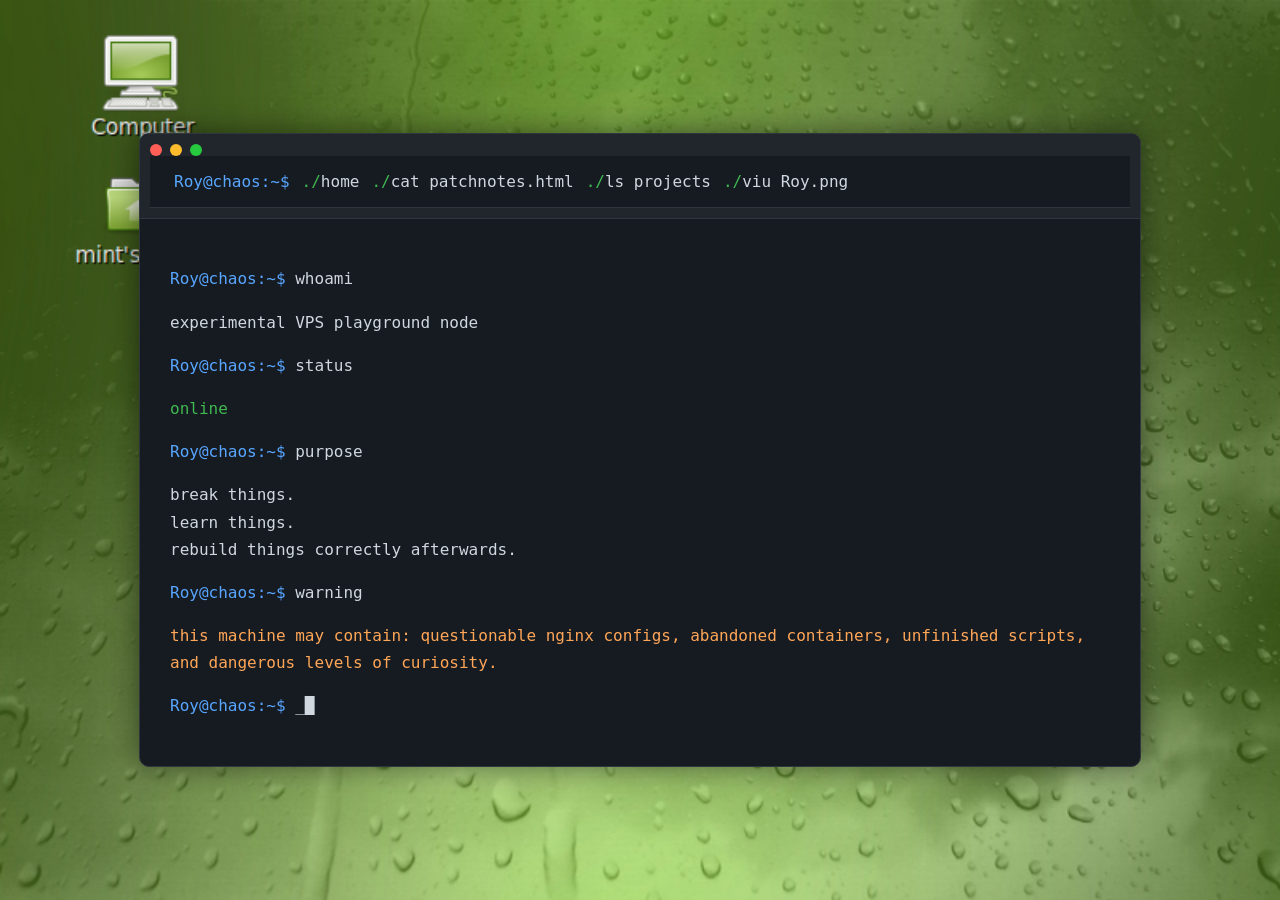
<file: index.html>
<!doctype html>
<html lang="en">
  <head>
    <meta charset="UTF-8" />
    <meta name="viewport" content="width=device-width, initial-scale=1.0" />

    <title>chaos :: playground node</title>
    <link rel="stylesheet" href="style.css" />
  </head>

  <body>
    <div class="terminal">
      <div class="topbar">
        <div class="dots">
          <div class="dot red"></div>
          <div class="dot yellow"></div>
          <div class="dot green"></div>
        </div>
        <nav class="terminal-nav" aria-label="Site navigation">
          <span class="prompt">Roy@chaos:~$</span>
          <a href="/">home</a>
          <a href="patchnotes.html">cat patchnotes.html</a>
          <a href="/projects/">ls projects</a>
          <a href="/assets/hero.png">viu Roy.png</a>
        </nav>
      </div>

      <div class="content">
        <p><span class="prompt">Roy@chaos:~$</span> whoami</p>
        <p>experimental VPS playground node</p>

        <p><span class="prompt">Roy@chaos:~$</span> status</p>
        <p class="good">online</p>

        <p><span class="prompt">Roy@chaos:~$</span> purpose</p>
        <p>
          break things.<br />
          learn things.<br />
          rebuild things correctly afterwards.
        </p>

        <p><span class="prompt">Roy@chaos:~$</span> warning</p>
        <p class="warning">
          this machine may contain: questionable nginx configs, abandoned containers, unfinished scripts, and dangerous levels of curiosity.
        </p>

        <p><span class="prompt">Roy@chaos:~$</span> _<span class="cursor">█</span></p>
      </div>
    </div>
  </body>
</html>
</file>
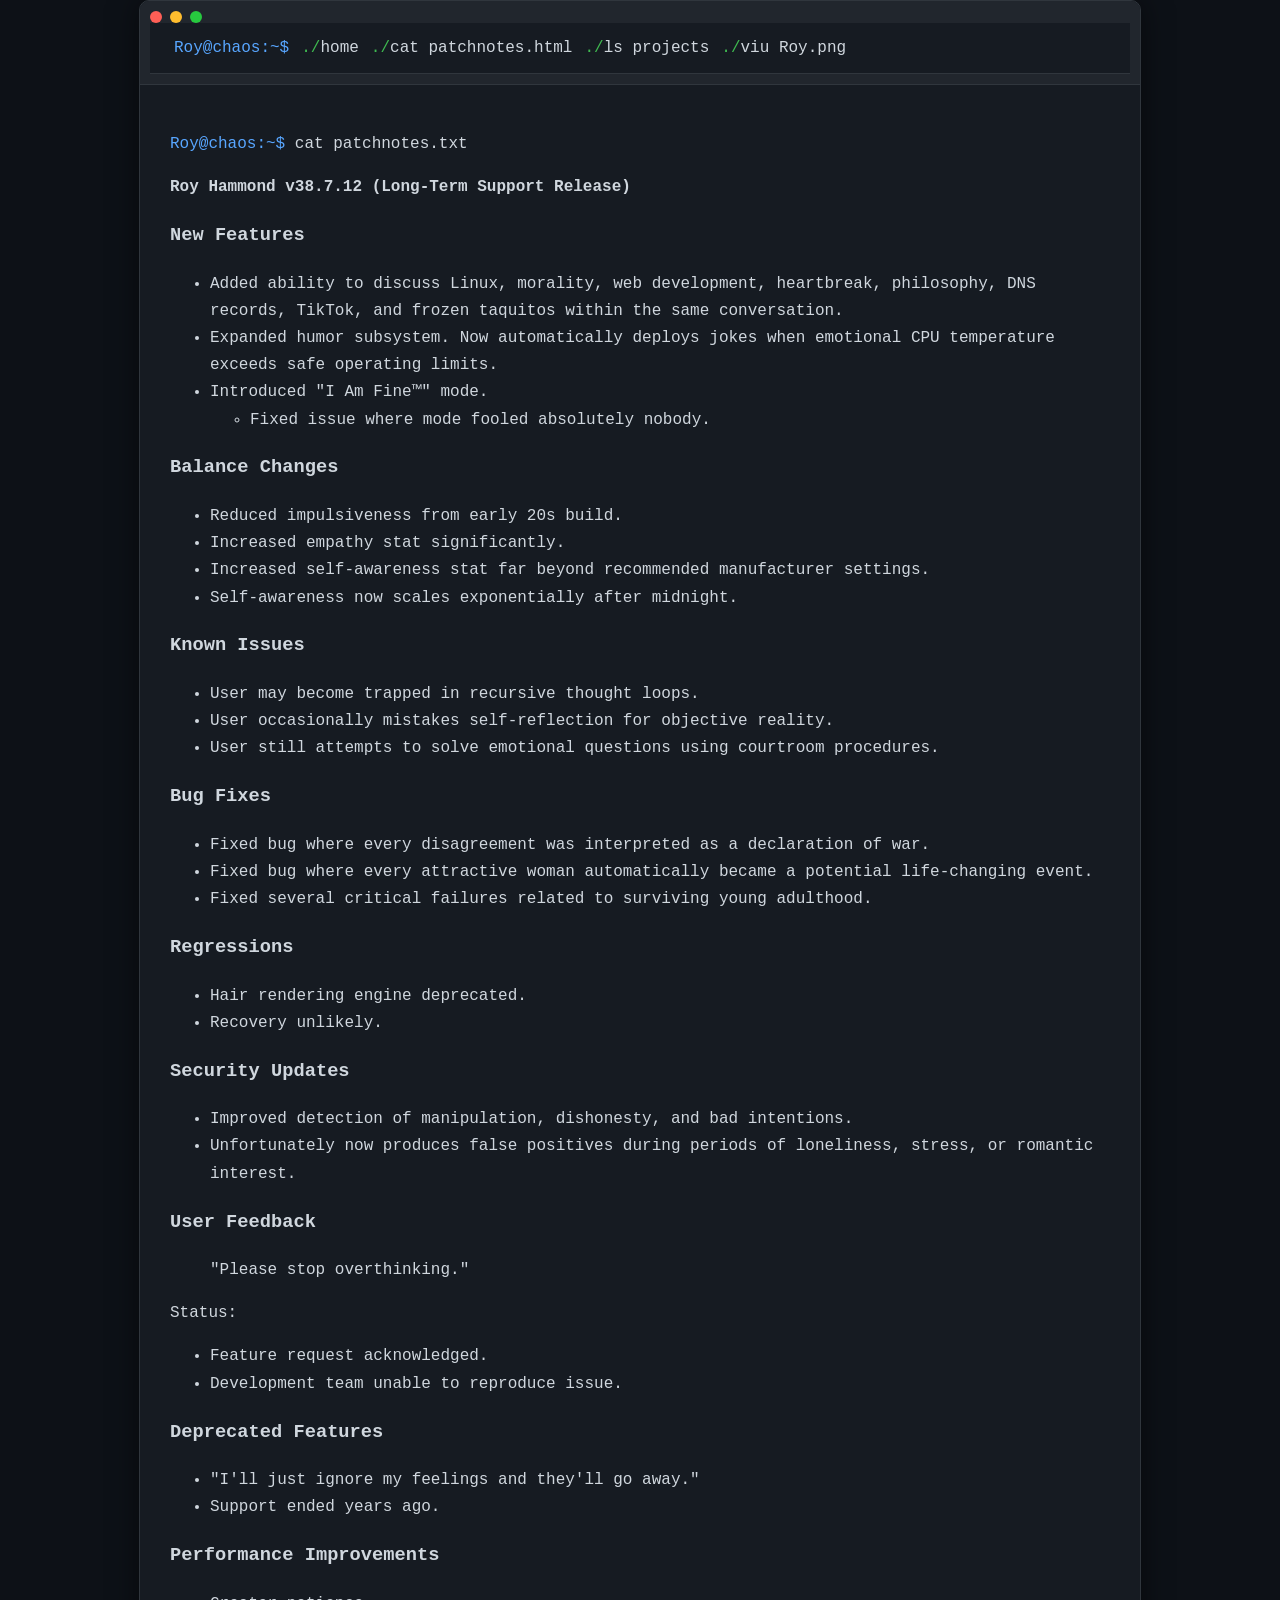
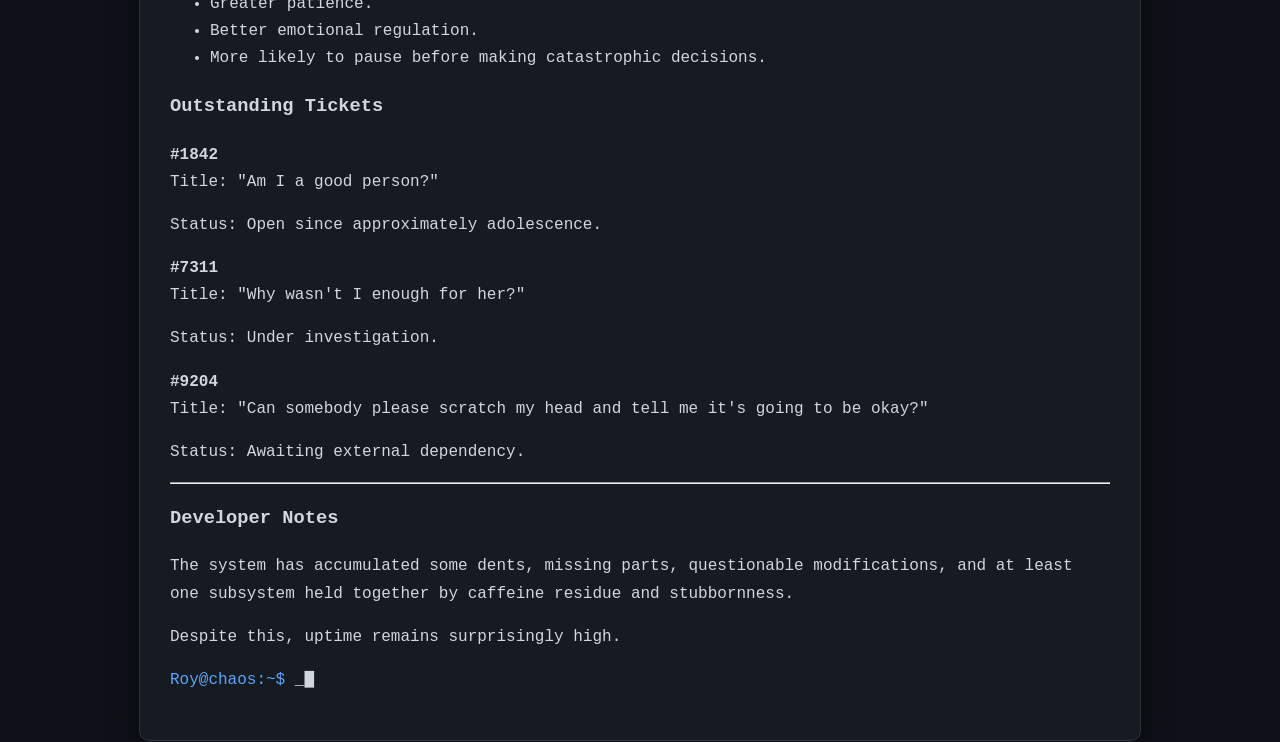
<file: patchnotes.html>
<!doctype html>
<html lang="en">
  <head>
    <meta charset="UTF-8" />
    <meta name="viewport" content="width=device-width, initial-scale=1.0" />
    <meta name="description" content="" />
    <meta name="author" content="" />

    <title></title>

    <link rel="stylesheet" href="style.css" />
  </head>
  <body class="body2">
    <div class="terminal">
      <div class="topbar">
        <div class="dots">
          <div class="dot red"></div>
          <div class="dot yellow"></div>
          <div class="dot green"></div>
        </div>
        <nav class="terminal-nav" aria-label="Site navigation">
          <span class="prompt">Roy@chaos:~$</span>
          <a href="/">home</a>
          <a href="patchnotes.html">cat patchnotes.html</a>
          <a href="/projects/">ls projects</a>
          <a href="/assets/hero.png">viu Roy.png</a>
        </nav>
      </div>

      <div class="content">
        <p><span class="prompt">Roy@chaos:~$</span> cat patchnotes.txt</p>
        <p data-start="0" data-end="52"><strong data-start="0" data-end="52">Roy Hammond v38.7.12 (Long-Term Support Release)</strong></p>
        <h3 data-section-id="122b9lp" data-start="54" data-end="70">New Features</h3>
        <ul data-start="71" data-end="433">
          <li data-section-id="rduxk6" data-start="71" data-end="226">
            Added ability to discuss Linux, morality, web development, heartbreak, philosophy, DNS records, TikTok, and frozen taquitos within the
            same conversation.
          </li>
          <li data-section-id="ay2evv" data-start="227" data-end="348">
            Expanded humor subsystem. Now automatically deploys jokes when emotional CPU temperature exceeds safe operating limits.
          </li>
          <li data-section-id="16xnmmj" data-start="349" data-end="433">
            Introduced "I Am Fine™" mode.
            <ul data-start="383" data-end="433">
              <li data-section-id="i67y9r" data-start="383" data-end="433">Fixed issue where mode fooled absolutely nobody.</li>
            </ul>
          </li>
        </ul>
        <h3 data-section-id="gcwtmd" data-start="435" data-end="454">Balance Changes</h3>
        <ul data-start="455" data-end="676">
          <li data-section-id="y91ce7" data-start="455" data-end="500">Reduced impulsiveness from early 20s build.</li>
          <li data-section-id="35yv00" data-start="501" data-end="540">Increased empathy stat significantly.</li>
          <li data-section-id="1cykspz" data-start="541" data-end="618">
            Increased self-awareness stat far beyond recommended manufacturer settings.
          </li>
          <li data-section-id="sl8b0b" data-start="619" data-end="676">Self-awareness now scales exponentially after midnight.</li>
        </ul>
        <h3 data-section-id="ujaptr" data-start="678" data-end="694">Known Issues</h3>
        <ul data-start="695" data-end="895">
          <li data-section-id="bfdll4" data-start="695" data-end="748">User may become trapped in recursive thought loops.</li>
          <li data-section-id="9e0nkp" data-start="749" data-end="816">User occasionally mistakes self-reflection for objective reality.</li>
          <li data-section-id="29ew5o" data-start="817" data-end="895">
            User still attempts to solve emotional questions using courtroom procedures.
          </li>
        </ul>
        <h3 data-section-id="1egat7b" data-start="897" data-end="910">Bug Fixes</h3>
        <ul data-start="911" data-end="1155">
          <li data-section-id="uba2hx" data-start="911" data-end="988">
            Fixed bug where every disagreement was interpreted as a declaration of war.
          </li>
          <li data-section-id="1gu6094" data-start="989" data-end="1083">
            Fixed bug where every attractive woman automatically became a potential life-changing event.
          </li>
          <li data-section-id="oqsz2t" data-start="1084" data-end="1155">Fixed several critical failures related to surviving young adulthood.</li>
        </ul>
        <h3 data-section-id="1dmcr3u" data-start="1157" data-end="1172">Regressions</h3>
        <ul data-start="1173" data-end="1229">
          <li data-section-id="1yc92n5" data-start="1173" data-end="1208">Hair rendering engine deprecated.</li>
          <li data-section-id="1uybxz4" data-start="1209" data-end="1229">Recovery unlikely.</li>
        </ul>
        <h3 data-section-id="scksya" data-start="1231" data-end="1251">Security Updates</h3>
        <ul data-start="1252" data-end="1426">
          <li data-section-id="xkbcmu" data-start="1252" data-end="1321">Improved detection of manipulation, dishonesty, and bad intentions.</li>
          <li data-section-id="1dwympy" data-start="1322" data-end="1426">
            Unfortunately now produces false positives during periods of loneliness, stress, or romantic interest.
          </li>
        </ul>
        <h3 data-section-id="1q3r0ta" data-start="1428" data-end="1445">User Feedback</h3>
        <blockquote data-start="1446" data-end="1475">
          <p data-start="1448" data-end="1475">"Please stop overthinking."</p>
        </blockquote>
        <p data-start="1477" data-end="1484">Status:</p>
        <ul data-start="1485" data-end="1562">
          <li data-section-id="1mfqh13" data-start="1485" data-end="1516">Feature request acknowledged.</li>
          <li data-section-id="19id66u" data-start="1517" data-end="1562">Development team unable to reproduce issue.</li>
        </ul>
        <h3 data-section-id="1cbnsnk" data-start="1564" data-end="1587">Deprecated Features</h3>
        <ul data-start="1588" data-end="1668">
          <li data-section-id="127vxxr" data-start="1588" data-end="1641">"I'll just ignore my feelings and they'll go away."</li>
          <li data-section-id="zsdys2" data-start="1642" data-end="1668">Support ended years ago.</li>
        </ul>
        <h3 data-section-id="1w976n9" data-start="1670" data-end="1698">Performance Improvements</h3>
        <ul data-start="1699" data-end="1810">
          <li data-section-id="vkrdud" data-start="1699" data-end="1718">Greater patience.</li>
          <li data-section-id="1pxrp1w" data-start="1719" data-end="1749">Better emotional regulation.</li>
          <li data-section-id="m9ziue" data-start="1750" data-end="1810">More likely to pause before making catastrophic decisions.</li>
        </ul>
        <h3 data-section-id="1w15wk3" data-start="1812" data-end="1835">Outstanding Tickets</h3>
        <p data-start="1836" data-end="1874">
          <strong data-start="1836" data-end="1845">#1842</strong><br />
          Title: "Am I a good person?"
        </p>
        <p data-start="1876" data-end="1921">Status: Open since approximately adolescence.</p>
        <p data-start="1923" data-end="1970">
          <strong data-start="1923" data-end="1932">#7311</strong><br />
          Title: "Why wasn't I enough for her?"
        </p>
        <p data-start="1972" data-end="2000">Status: Under investigation.</p>
        <p data-start="2002" data-end="2091">
          <strong data-start="2002" data-end="2011">#9204</strong><br />
          Title: "Can somebody please scratch my head and tell me it's going to be okay?"
        </p>
        <p data-start="2093" data-end="2130">Status: Awaiting external dependency.</p>
        <hr data-start="2132" data-end="2135" />
        <h3 data-section-id="vjhaur" data-start="2137" data-end="2156">Developer Notes</h3>
        <p data-start="2158" data-end="2318">
          The system has accumulated some dents, missing parts, questionable modifications, and at least one subsystem held together by caffeine
          residue and stubbornness.
        </p>
        <p data-start="2320" data-end="2367">Despite this, uptime remains surprisingly high.</p>
        <p><span class="prompt">Roy@chaos:~$</span> _<span class="cursor">█</span></p>
      </div>
    </div>
  </body>
</html>
</file>
<file: style.css>
body {
      margin: 0;
      background-image: url("assets/mint.png");
      background-repeat: no-repeat;
      background-size: cover;
      /*background: #0d1117;*/
      color: #d0d7de;
      font-family: Consolas, monospace;
      display: flex;
      align-items: center;
      justify-content: center;
      min-height: 100vh;
      overflow-x: hidden;
      overflow-y: auto;
    }
    .body2 {
      margin: 0;
      background: #0d1117;
      color: #d0d7de;
      font-family: Consolas, monospace;
      display: flex;
      align-items: center;
      justify-content: center;
      min-height: 100vh;
      overflow-x: hidden;
      overflow-y: auto;
    }
    .terminal {
      width: 95%;
      max-width: 1000px;
      background: #161b22;
      border: 1px solid #30363d;
      border-radius: 10px;
      box-shadow: 0 0 30px rgba(0,0,0,0.5);
      overflow: hidden;
    }

    .topbar {
      background: #21262d;
      padding: 10px;
      border-bottom: 1px solid #30363d;
    }

    .dots {
      display: flex;
      gap: 8px;
    }

    .dot {
      width: 12px;
      height: 12px;
      border-radius: 50%;
    }

    .red { background: #ff5f56; }
    .yellow { background: #ffbd2e; }
    .green { background: #27c93f; }

    .content {
      padding: 30px;
      line-height: 1.7;
    }

    .prompt {
      color: #58a6ff;
    }

    .cursor {
      display: inline-block;
      width: 10px;
      animation: blink 1s infinite;
    }

    @keyframes blink {
      50% { opacity: 0; }
    }

    .warning {
      color: #ffa657;
    }

    .good {
      color: #3fb950;
    }
    .terminal-nav {
  display: flex;
  flex-wrap: wrap;
  gap: 0.75rem;
  padding: 1rem 1.5rem;
  border-bottom: 1px solid #30363d;
  background: #161b22;
  font-family: Consolas, monospace;
}

.terminal-nav a {
  color: #d0d7de;
  text-decoration: none;
}

.terminal-nav a:hover,
.terminal-nav a:focus {
  color: #58a6ff;
  text-decoration: underline;
}

.terminal-nav a::before {
  content: "./";
  color: #3fb950;
}
</file>
